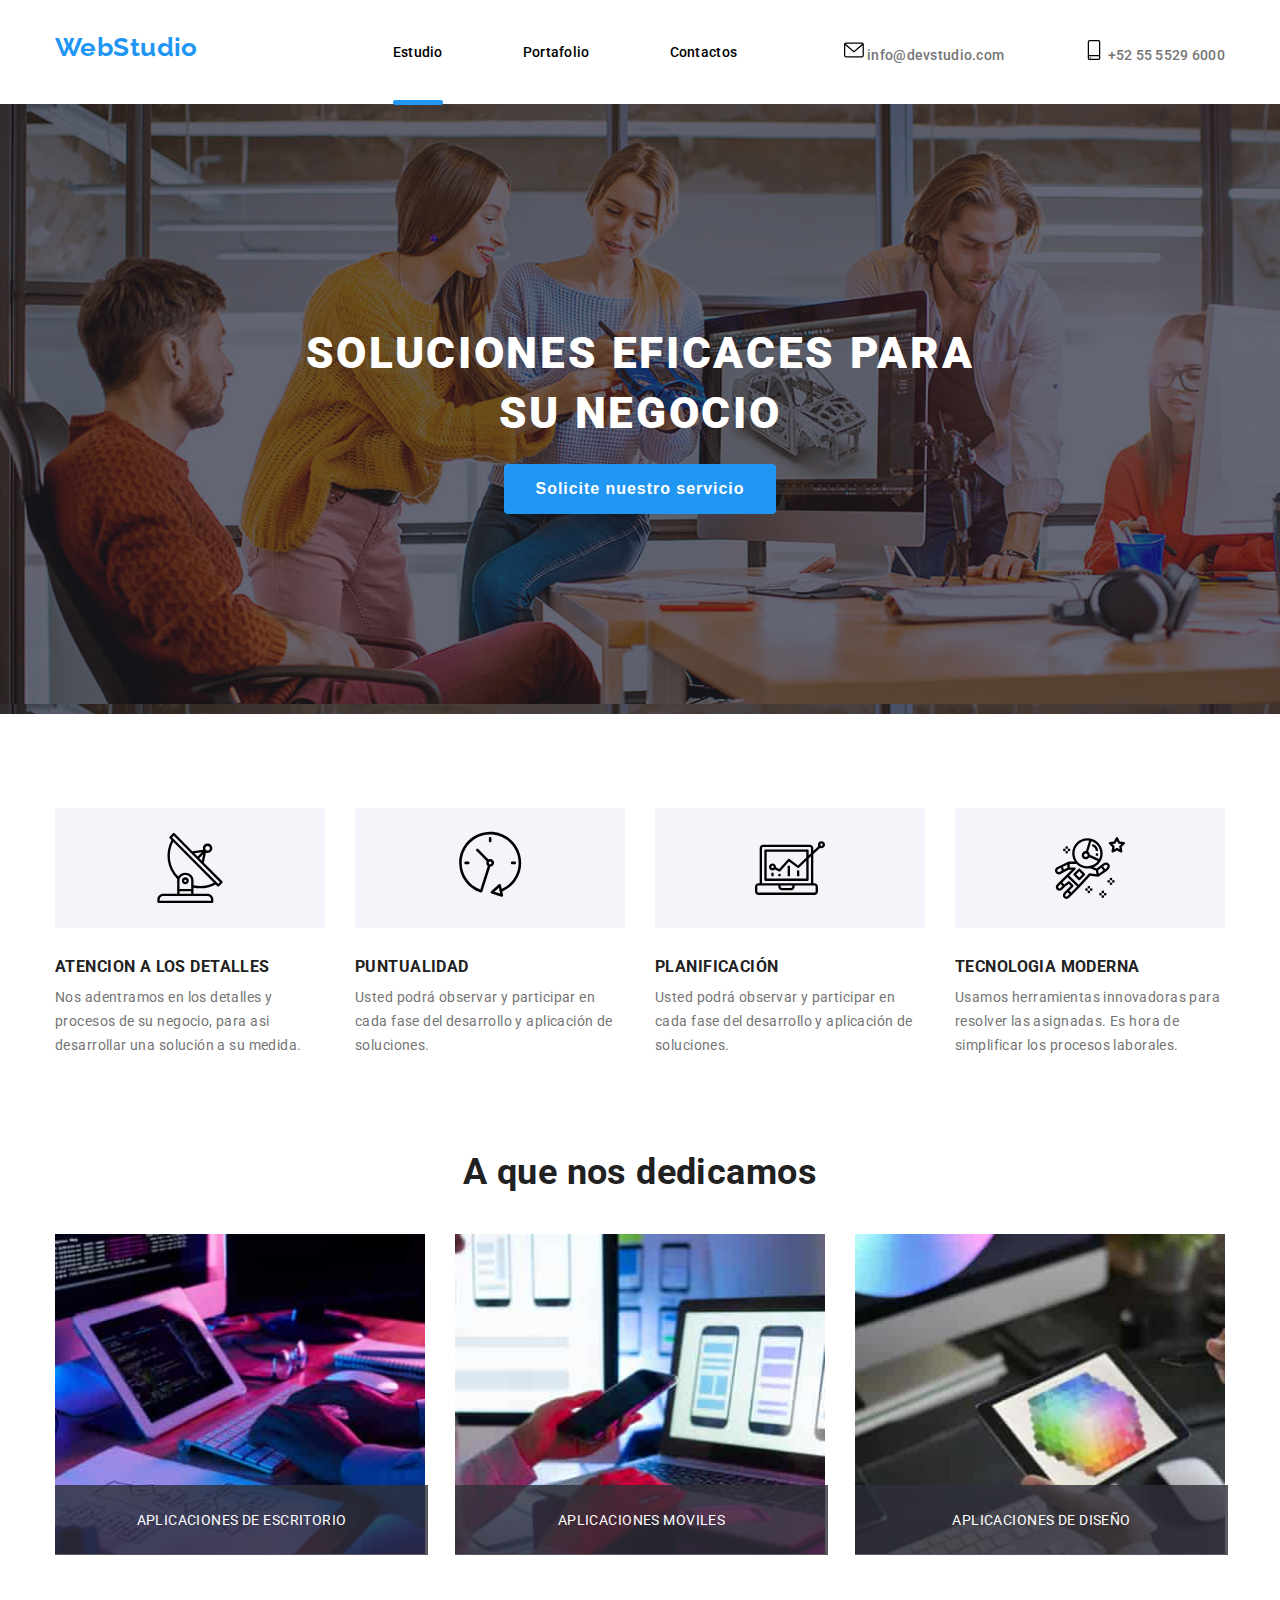
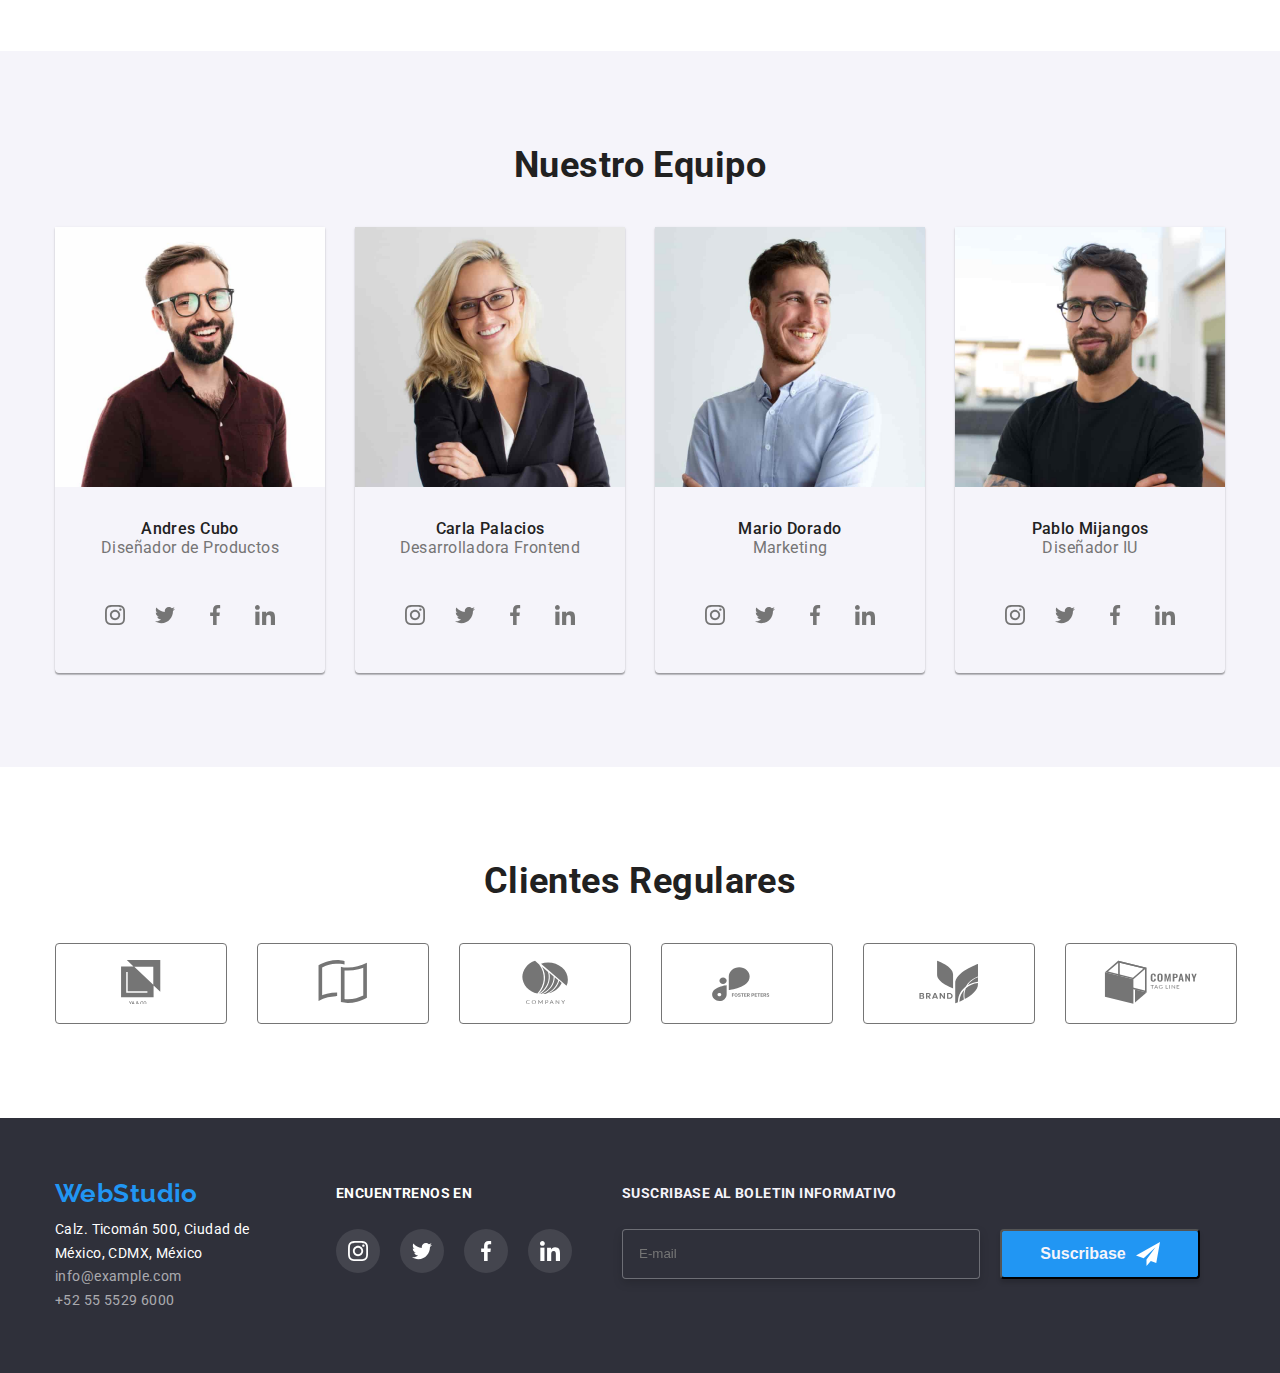
<file: index.html>
<!DOCTYPE html>
<html lang="en">

<head>
  <meta charset="UTF-8" />
  <meta http-equiv="X-UA-Compatible" content="IE=edge" />
  <meta name="viewport" content="width=device-width, initial-scale=1.0" />
  <title>WebStudio</title>
  <link rel="stylesheet" href="css/style.css" />
  <link rel="preconnect" href="https://fonts.googleapis.com" />
  <link rel="preconnect" href="https://fonts.gstatic.com" crossorigin />
  <link href="https://fonts.googleapis.com/css2?family=Raleway:wght@700&family=Roboto:wght@400;500;700;900&display=swap"
    rel="stylesheet" />
</head>

<body>
  <!-- Header section -->
  <header class="page-header">
    <div class="container header-container">
      <!-- Logo -->
      <a class="logo link" href="index.html">WebStudio</a>
      <nav>
        <!-- Menu -->
        <ul class="nav-menu">
          <li>
            <a class="headers current link" href="./index.html">Estudio</a>
          </li>
          <li>
            <a class="headers link" href="./portafolio.html">Portafolio</a>
          </li>
          <li><a class="headers link" href=".index.html">Contactos</a></li>
        </ul>
      </nav>
      <!-- contacts -->
      <ul class="contact-menu">
        <li>
          <a class="item link" href="mailto:info@devstudio.com">
            <svg class="icon" width="20" height="20">
              <use href="./images/sprites.svg#sobre"></use>
            </svg>
            info@devstudio.com
          </a>
        </li>
        <li>
          <a class="item link" href="tel:+525555296000">
            <svg class="icon" width="20" height="20">
              <use href="./images/sprites.svg#telefono"></use>
            </svg>
            +52 55 5529 6000
          </a>
        </li>
      </ul>
    </div>
  </header>
  <!-- Main  -->
  <main>
    <section class="hero">
      <h1 class="hero-title">SOLUCIONES EFICACES PARA SU NEGOCIO</h1>
      <button class="button-primary" type="button" id="data-modal-open">
        Solicite nuestro servicio
      </button>
    </section>
    <section class="section">
      <div class="container">
        <h2 hidden>Nuestras ventajas</h2>
        <ul class="benefits-list">
          <li class="benefits-items">
            <div class="benefits">
              <svg width="70" heigth="70">
                <use href="./images/sprites.svg#antena-1"></use>
              </svg>
            </div>
            <h3 class="benefits-title">ATENCION A LOS DETALLES</h3>
            <p class="benefits-description">
              Nos adentramos en los detalles y procesos de su negocio, para
              asi desarrollar una solución a su medida.
            </p>
          </li>
          <li class="benefits-items">
            <div class="benefits">
              <svg width="70" heigth="70">
                <use href="./images/sprites.svg#reloj-1"></use>
              </svg>
            </div>
            <h3 class="benefits-title">PUNTUALIDAD</h3>
            <p class="benefits-description">
              Usted podrá observar y participar en cada fase del desarrollo y
              aplicación de soluciones.
            </p>
          </li>
          <li class="benefits-items">
            <div class="benefits">
              <svg width="70" heigth="70">
                <use href="./images/sprites.svg#diagrama-1"></use>
              </svg>
            </div>
            <h3 class="benefits-title">PLANIFICACIÓN</h3>
            <p class="benefits-description">
              Usted podrá observar y participar en cada fase del desarrollo y
              aplicación de soluciones.
            </p>
          </li>
          <li class="benefits-items">
            <div class="benefits">
              <svg width="70" heigth="70">
                <use href="./images/sprites.svg#astronauta-1"></use>
              </svg>
            </div>
            <h3 class="benefits-title">TECNOLOGIA MODERNA</h3>
            <p class="benefits-description">
              Usamos herramientas innovadoras para resolver las asignadas. Es
              hora de simplificar los procesos laborales.
            </p>
          </li>
        </ul>
      </div>
    </section>
    <section class="What-we-do">
      <div class="container">
        <h2 class="section-title">A que nos dedicamos</h2>
        <ul class="What-we-do-list">
          <li class="what-items">
            <img src="images/Img-01.jpg" width="370" alt="escribiendo en el teclado" />
            <span class="what-text">aplicaciones de escritorio</span>
          </li>
          <li class="what-items">
            <img src="images/Img-02.jpg" width="370" alt="doble telefono" />
            <span class="what-text">aplicaciones moviles</span>
          </li>
          <li class="what-items">
            <img src="images/Img-03.jpg" width="370" alt="mirando el diseño" />
            <span class="what-text">aplicaciones de diseño</span>
          </li>
        </ul>
      </div>
    </section>
    <section class="our-team section">
      <div class="container">
        <h2 class="section-title">Nuestro Equipo</h2>
        <ul class="our-team-list">
          <li class="our-team-items">
            <img src="./images/Team-01.jpg" width="270" alt="Equipo 1" />
            <div class="staff">
              <h3 class="title">Andres Cubo</h3>
              <p class="description">Diseñador de Productos</p>
            </div>
            <ul class="social-items">
              <li>
                <a href="" class="social-icon">
                  <svg class="social-team" width="20" heigth="20">
                    <use href="./images/sprites.svg#instagram-2"></use>
                  </svg>
                </a>
              </li>
              <li>
                <a href="" class="social-icon">
                  <svg class="social-team" width="20" heigth="20">
                    <use href="./images/sprites.svg#twitter-1"></use>
                  </svg>
                </a>
              </li>
              <li>
                <a href="" class="social-icon">
                  <svg class="social-team" width="20" heigth="20">
                    <use href="./images/sprites.svg#facebook-1"></use>
                  </svg>
                </a>
              </li>
              <li>
                <a href="" class="social-icon">
                  <svg class="social-team" width="20" heigth="20">
                    <use href="./images/sprites.svg#linkedin-1"></use>
                  </svg>
                </a>
              </li>
            </ul>
          </li>
          <li class="our-team-items">
            <img src="images/Team-02.jpg" width="270" alt="Equipo 2" />
            <div class="staff">
              <h3 class="title">Carla Palacios</h3>
              <p class="description">Desarrolladora Frontend</p>
            </div>
            <ul class="social-items">
              <li>
                <a href="" class="social-icon">
                  <svg class="social-team" width="20" heigth="20">
                    <use href="./images/sprites.svg#instagram-2"></use>
                  </svg>
                </a>
              </li>
              <li>
                <a href="" class="social-icon">
                  <svg class="social-team" width="20" heigth="20">
                    <use href="./images/sprites.svg#twitter-1"></use>
                  </svg>
                </a>
              </li>
              <li>
                <a href="" class="social-icon">
                  <svg class="social-team" width="20" heigth="20">
                    <use href="./images/sprites.svg#facebook-1"></use>
                  </svg>
                </a>
              </li>
              <li>
                <a href="" class="social-icon">
                  <svg class="social-team" width="20" heigth="20">
                    <use href="./images/sprites.svg#linkedin-1"></use>
                  </svg>
                </a>
              </li>
            </ul>
          </li>
          <li class="our-team-items">
            <img src="images/Team-03.jpg" width="270" alt="Equipo 3" />
            <div class="staff">
              <h3 class="title">Mario Dorado</h3>
              <p class="description">Marketing</p>
            </div>
            <ul class="social-items">
              <li>
                <a href="" class="social-icon">
                  <svg class="social-team" width="20" heigth="20">
                    <use href="./images/sprites.svg#instagram-2"></use>
                  </svg>
                </a>
              </li>
              <li>
                <a href="" class="social-icon">
                  <svg class="social-team" width="20" heigth="20">
                    <use href="./images/sprites.svg#twitter-1"></use>
                  </svg>
                </a>
              </li>
              <li>
                <a href="" class="social-icon">
                  <svg class="social-team" width="20" heigth="20">
                    <use href="./images/sprites.svg#facebook-1"></use>
                  </svg>
                </a>
              </li>
              <li>
                <a href="" class="social-icon">
                  <svg class="social-team" width="20" heigth="20">
                    <use href="./images/sprites.svg#linkedin-1"></use>
                  </svg>
                </a>
              </li>
            </ul>
          </li>

          <li class="our-team-items">
            <img src="images/Team-04.jpg" width="270" alt="Equipo 4" />
            <div class="staff">
              <h3 class="title">Pablo Mijangos</h3>
              <p class="description">Diseñador IU</p>
            </div>
            <ul class="social-items">
              <li>
                <a href="" class="social-icon">
                  <svg class="social-team" width="20" heigth="20">
                    <use href="./images/sprites.svg#instagram-2"></use>
                  </svg>
                </a>
              </li>
              <li>
                <a href="" class="social-icon">
                  <svg class="social-team" width="20" heigth="20">
                    <use href="./images/sprites.svg#twitter-1"></use>
                  </svg>
                </a>
              </li>
              <li>
                <a href="" class="social-icon">
                  <svg class="social-team" width="20" heigth="20">
                    <use href="./images/sprites.svg#facebook-1"></use>
                  </svg>
                </a>
              </li>
              <li>
                <a href="" class="social-icon">
                  <svg class="social-team" width="20" heigth="20">
                    <use href="./images/sprites.svg#linkedin-1"></use>
                  </svg>
                </a>
              </li>
            </ul>
          </li>
        </ul>
      </div>
    </section>
    <section class="section">
      <div class="container">
        <h2 class="section-title">Clientes Regulares</h2>
        <ul class="clients">

          <li>
            <div>
              <a href="" class="clients-social">
                <div class="client-icon-container">
                  <svg class="clients-icon" width="70" heigth="70">
                    <use href="./images/sprites.svg#Union"></use>
                  </svg>
                </div>
              </a>
          </li>

          <li>
            <div>
              <a href="" class="clients-social">
                <div class="client-icon-container">
                  <svg class="clients-icon" width="70" heigth="70">
                    <use href="./images/sprites.svg#Union-1"></use>
                  </svg>
                </div>
              </a>
          </li>

          <li>
            <div>
              <a href="" class="clients-social">
                <div class="client-icon-container">
                  <svg class="clients-icon" width="70" heigth="70">
                    <use href="./images/sprites.svg#Objecto"></use>
                  </svg>
                </div>
              </a>
          </li>

          <li>
            <a href="" class="clients-social">
              <div class="client-icon-container">
                <svg class="clients-icon" width="70" heigth="70">
                  <use href="./images/sprites.svg#Logo"></use>
                </svg>
              </div>
            </a>
          </li>

          <li>
            <a href="" class="clients-social">
              <div class="client-icon-container">
                <svg class="clients-icon" width="70" heigth="70">
                  <use href="./images/sprites.svg#grupo"></use>
                </svg>
              </div>
            </a>
          </li>

          <li>
            <a href="" class="clients-social">
              <div class="client-icon-container">
                <svg class="clients-icon" width="70" heigth="70">
                  <use href="./images/sprites.svg#grupo-1"></use>
                </svg>
              </div>
            </a>
          </li>

        </ul>
      </div>
    </section>
  </main>
  <footer class="footbar">
    <div class="container footer">
      <div>
        <a class="logo link" href="#">WebStudio</a>
        <address>
          <a class="contact link" href="">Calz. Ticomán 500, Ciudad de México, CDMX, México</a>
        </address>
        <ul>
          <li>
            <a class="info link" href="">info@example.com</a>
          </li>
          <li>
            <a class="info link" href="">+52 55 5529 6000</a>
          </li>
        </ul>
      </div>
      <div>
        <h2 class="aside-title">encuentrenos en</h2>
        <ul class="aside-list">
          <li>
            <a href="" class="aside">
              <svg width="20" heigth="20">
                <use href="./images/sprites.svg#instagram-2">
                </use>
              </svg>
            </a>
          </li>
          <li>
            <a href="" class="aside">
              <svg width="20" heigth="20">
                <use href="./images/sprites.svg#twitter-1">
                </use>
              </svg>
            </a>
          </li>
          <li>
            <a href="" class="aside">
              <svg width="20" heigth="20">
                <use href="./images/sprites.svg#facebook-1">

                </use>
              </svg>
            </a>
          </li>
          <li>
            <a href="" class="aside">
              <svg width="20" heigth="20">
                <use href="./images/sprites.svg#linkedin-1">
                </use>
              </svg>
            </a>
          </li>
        </ul>
      </div>
      <div>
        <h2 class="suscribase-title">suscribase al boletin informativo</h2>
        <form class="suscribase">
          <label for="email"></label>
          <input class="suscribase-input" type="email" name="email" id="email" placeholder="E-mail">
          <button class="suscribase-button" type="button">
            Suscribase
            <svg width="24" heigth="24">
              <use href="./images/sprites.svg#suscribase">
              </use>
            </svg>
          </button>
        </form>
      </div>
    </div>
  </footer>
  <div class="backdrop is-hidden" id="data-modal">
    <div class="modal">
      <button class="close-btn " id="data-modal-close">
        <svg class="close">
          <use href="./images/sprites.svg#close-modal">
          </use>
        </svg>
      </button>
      <form class="modal-form">
        <p class="modal-title">Deje sus datos, nos contactaremos con usted</p>
        <label class="modal-label" for="name">Nombre
          <input class="modal-input" type="text" id="name">
          <svg class="icon-redes" width="20" height="20">
            <use href="./images/sprites.svg#persona"></use>
          </svg>
        </label>

        <label class="modal-label" for="tel">Telefono
          <input class="modal-input" type="tel" id="tel">
          <svg class="icon-redes" width="20" height="20">
            <use href="./images/sprites.svg#telefono1"></use>
          </svg>
        </label>

        <label class="modal-label" for="email">Email
          <input class="modal-input" type="email" id="email">
          <svg class="icon-redes" width="20" height="20">
            <use href="./images/sprites.svg#correo1"></use>
          </svg>
        </label>

        <label class="comment-field">Comentarios</label>
        <textarea class="comment" name="comment" id="comment" rows="7" placeholder="Introduzca el texto"></textarea>

        <label class="label-checkbox">
          <input hide class="checkbox" type="checkbox" name="policy" value="agreement">
          <span class="icon-check"></span>
          <span class="form-text">
            Estoy de acuerdo con el boletin informativo y acepto los
            <a href="" class="link-checkbox">terminos y condiciones</a>
          </span>
        </label>
        <button class="button-submit" type="submit">Enviar</button>
      </form>
    </div>
  </div>
  <script src="./js/modal.js"></script>
</body>

</html>
</file>
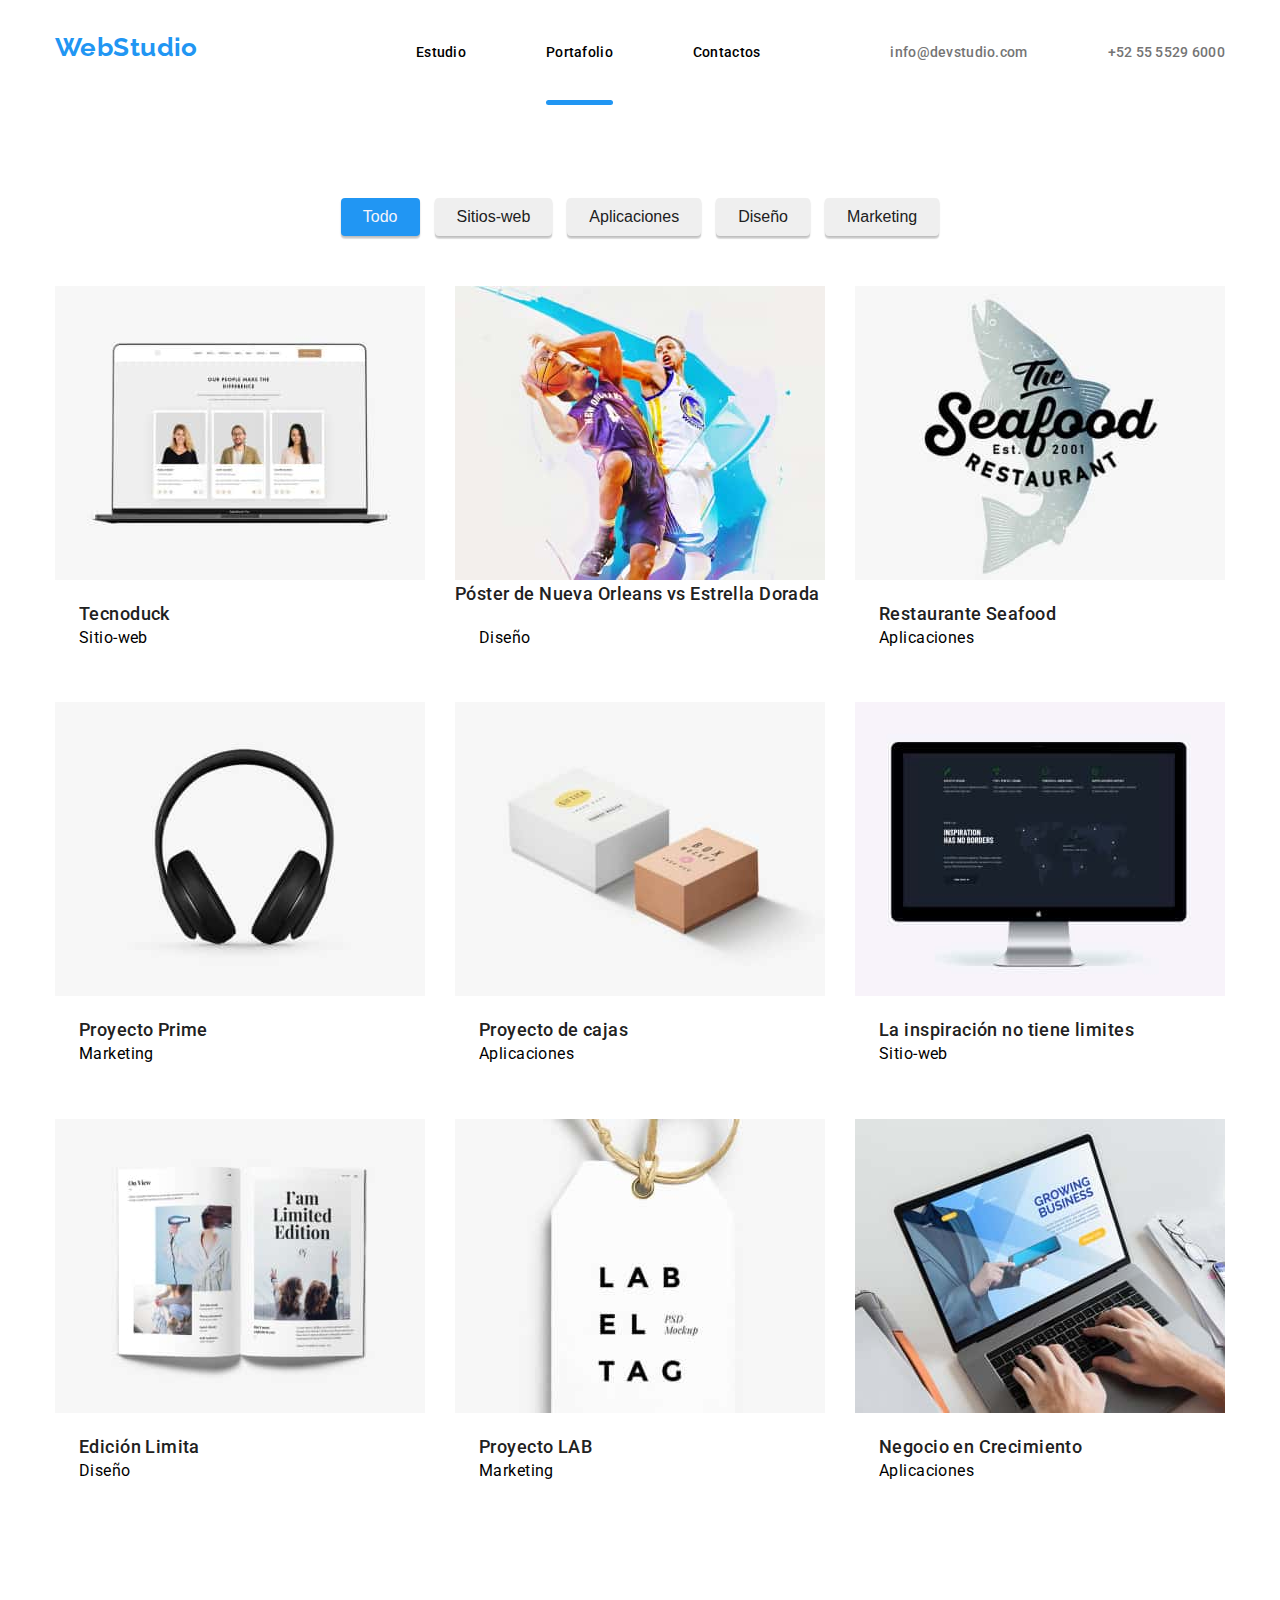
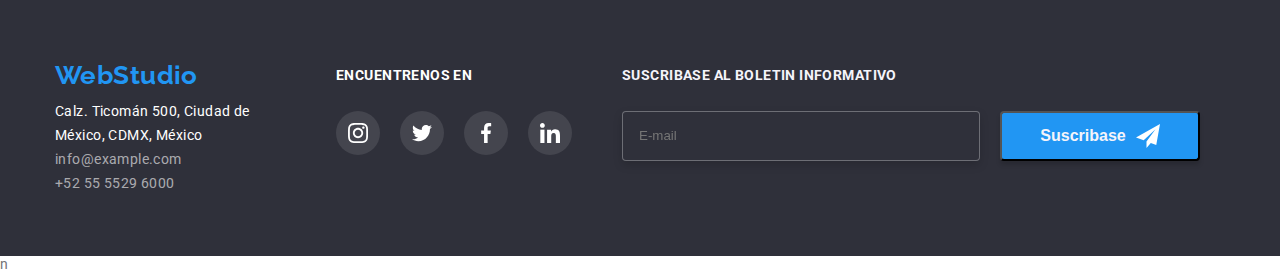
<file: portafolio.html>
<!DOCTYPE html>
<html>

<head>
  <meta charset="UTF-8" />
  <meta http-equiv="X-UA-Compatible" content="IE=edge" />
  <meta name="viewport" content="width=device-width, initial-scale=1.0" />
  <link rel="preconnect" href="https://fonts.googleapis.com">
  <link rel="preconnect" href="https://fonts.gstatic.com" crossorigin>
  <link href="https://fonts.googleapis.com/css2?family=Raleway:wght@700&family=Roboto:wght@400;500;700;900&display=swap"
    rel="stylesheet">
  <link rel="stylesheet" href="css/style.css">
  <title>WebStudio</title>
</head>

<body>

  <!-- Header section -->
  <header class="page-header">
    <div class="container header-container">
      <a class="logo link" href="index.html">WebStudio</a>
      <nav>
        <!-- Logo -->
        <!-- Menu -->
        <ul class="nav-menu">
          <li><a class="headers link" href="./index.html">Estudio</a></li>
          <li><a class="headers current link" href="./portafolio.html">Portafolio</a></li>
          <li><a class="headers link" href=".index.html">Contactos</a></li>
        </ul>
      </nav>
      <!-- contacts -->
      <ul class="contact-menu">
        <li><a class="item link" href="mailto:info@devstudio.com">info@devstudio.com</a></li>
        <li><a class="item link" href="tel:+525555296000">+52 55 5529 6000</a></li>
      </ul>
    </div>
  </header>
  <main>
    <section class="portafolio section">
      <div class="container">
        <ul class="portafolio-list">
          <li class="portafolio items"><button class="button filter" type="button">Todo</button></li>
          <li class="portafolio items"><button class="button" type="button">Sitios-web</button></li>
          <li class="portafolio items"><button class="button" type="button">Aplicaciones</button></li>
          <li class="portafolio items"><button class="button" type="button">Diseño</button></li>
          <li class="portafolio items"><button class="button" type="button">Marketing</button></li>
        </ul>

        <ul class="cards-list">
          <li class="cards-items">
            <div class="portafolio-overlay">
              <img src="images/carsd1.jpg" width="370" alt="Tecnoduck" />
              <div class="portafolio-effect">
                <p class="portafolio-text">Lorem ipsum dolor sit amet consectetur adipisicing elit.
                  Dolores doloribus, illum accusamus quibusdam repudiandae, deleniti eligendi placeat
                  similique rem, aut aspernatur veritatis! Dolore cumque, distinctio iste asperiores
                  repudiandae molestiae fugiat?</p>
              </div>
            </div>
            <div class="card-proyect">
              <h3 class="porfafolio-title">Tecnoduck</h3>
              <p class="portafolio-description">Sitio-web</p>
            </div>
          </li>


          <li class="cards-items">
            <div class="portafolio-overlay">
              <img src="images/carsd2.jpg" width="370" alt="Póster de Nueva Orleans vs" />
              <div class="portafolio-effect">
                <p class="portafolio-text">Lorem ipsum dolor sit amet consectetur adipisicing elit.
                  Dolores doloribus, illum accusamus quibusdam repudiandae, deleniti eligendi placeat
                  similique rem, aut aspernatur veritatis! Dolore cumque, distinctio iste asperiores
                  repudiandae molestiae fugiat?</p>
              </div>
            </div>
            <h3 class="porfafolio-title">Póster de Nueva Orleans vs Estrella Dorada</h3>
            <div class="card-proyect">
              <p class="portafolio-description">Diseño</p>
            </div>
          </li>


          <li class="cards-items">
            <div class="portafolio-overlay">
              <img src="images/carsd3.jpg" width="370" alt="Restaurante Seafood" />
              <div class="portafolio-effect">
                <p class="portafolio-text">Lorem ipsum dolor sit amet consectetur adipisicing elit.
                  Dolores doloribus, illum accusamus quibusdam repudiandae, deleniti eligendi placeat
                  similique rem, aut aspernatur veritatis! Dolore cumque, distinctio iste asperiores
                  repudiandae molestiae fugiat?</p>
              </div>
            </div>
            <div class="card-proyect">
              <h3 class="porfafolio-title">Restaurante Seafood</h3>
              <p class="portafolio-description">Aplicaciones</p>
            </div>
          </li>


          <li class="cards-items">
            <div class="portafolio-overlay">
              <img src="images/carsd4.jpg" width="370" alt="Proyecto Prime" />
              <div class="portafolio-effect">
                <p class="portafolio-text">Lorem ipsum dolor sit amet consectetur adipisicing elit.
                  Dolores doloribus, illum accusamus quibusdam repudiandae, deleniti eligendi placeat
                  similique rem, aut aspernatur veritatis! Dolore cumque, distinctio iste asperiores
                  repudiandae molestiae fugiat?</p>
              </div>
            </div>
            <div class="card-proyect">
              <h3 class="porfafolio-title">Proyecto Prime</h3>
              <p class="portafolio-description">Marketing</p>
            </div>
          </li>


          <li class="cards-items">
            <div class="portafolio-overlay">
              <img src="images/carsd5.jpg" width="370" alt="Proyecto de cajas" />
              <div class="portafolio-effect">
                <p class="portafolio-text">Lorem ipsum dolor sit amet consectetur adipisicing elit.
                  Dolores doloribus, illum accusamus quibusdam repudiandae, deleniti eligendi placeat
                  similique rem, aut aspernatur veritatis! Dolore cumque, distinctio iste asperiores
                  repudiandae molestiae fugiat?</p>
              </div>
            </div>
            <div class="card-proyect">
              <h3 class="porfafolio-title">Proyecto de cajas</h3>
              <p class="portafolio-description">Aplicaciones</p>
            </div>
          </li>


          <li class="cards-items">
            <div class="portafolio-overlay">
              <img src="images/carsd6.jpg" width="370" alt="la inspiración no tiene limites" />
              <div class="portafolio-effect">
                <p class="portafolio-text">Lorem ipsum dolor sit amet consectetur adipisicing elit.
                  Dolores doloribus, illum accusamus quibusdam repudiandae, deleniti eligendi placeat
                  similique rem, aut aspernatur veritatis! Dolore cumque, distinctio iste asperiores
                  repudiandae molestiae fugiat?</p>
              </div>
            </div>
            <div class="card-proyect">
              <h3 class="porfafolio-title">La inspiración no tiene limites</h3>
              <p class="portafolio-description">Sitio-web</p>
            </div>
          </li>


          <li class="cards-items">
            <div class="portafolio-overlay">
              <img src="images/carsd7.jpg" width="370" alt="Edición Limita" />
              <div class="portafolio-effect">
                <p class="portafolio-text">Lorem ipsum dolor sit amet consectetur adipisicing elit.
                  Dolores doloribus, illum accusamus quibusdam repudiandae, deleniti eligendi placeat
                  similique rem, aut aspernatur veritatis! Dolore cumque, distinctio iste asperiores
                  repudiandae molestiae fugiat?</p>
              </div>
            </div>
            <div class="card-proyect">
              <h3 class="porfafolio-title">Edición Limita</h3>
              <p class="portafolio-description">Diseño</p>
            </div>
          </li>


          <li class="cards-items">
            <div class="portafolio-overlay">
              <img src="images/carsd8.jpg" width="370" alt="Proyecto LAB" />
              <div class="portafolio-effect">
                <p class="portafolio-text">Lorem ipsum dolor sit amet consectetur adipisicing elit.
                  Dolores doloribus, illum accusamus quibusdam repudiandae, deleniti eligendi placeat
                  similique rem, aut aspernatur veritatis! Dolore cumque, distinctio iste asperiores
                  repudiandae molestiae fugiat?</p>
              </div>
            </div>
            <div class="card-proyect">
              <h3 class="porfafolio-title">Proyecto LAB</h3>
              <p class="portafolio-description">Marketing</p>
            </div>
          </li>


          <li class="cards-items">
            <div class="portafolio-overlay">
              <img src="images/carsd9.jpg" width="370" alt="Negocio en Crecimiento" />
              <div class="portafolio-effect">
                <p class="portafolio-text">Lorem ipsum dolor sit amet consectetur adipisicing elit.
                  Dolores doloribus, illum accusamus quibusdam repudiandae, deleniti eligendi placeat
                  similique rem, aut aspernatur veritatis! Dolore cumque, distinctio iste asperiores
                  repudiandae molestiae fugiat?</p>
              </div>
            </div>
            <div class="card-proyect">
              <h3 class="porfafolio-title">Negocio en Crecimiento</h3>
              <p class="portafolio-description">Aplicaciones</p>
            </div>
          </li>
        </ul>
      </div>
    </section>
  </main>
  <footer class="footbar">
    <div class="container footer">
      <div>
        <a class="logo link" href="#">WebStudio</a>
        <address>
          <a class="contact link" href="">Calz. Ticomán 500, Ciudad de México, CDMX, México</a>
        </address>
        <ul>
          <li>
            <a class="info link" href="">info@example.com</a>
          </li>
          <li>
            <a class="info link" href="">+52 55 5529 6000</a>
          </li>
        </ul>
      </div>
      <div>
        <h2 class="aside-title">encuentrenos en</h2>
        <ul class="aside-list">
          <li>
            <a href="" class="aside">
              <svg width="20" heigth="20">
                <use href="./images/sprites.svg#instagram-2">
                </use>
              </svg>
            </a>
          </li>
          <li>
            <a href="" class="aside">
              <svg width="20" heigth="20">
                <use href="./images/sprites.svg#twitter-1">
                </use>
              </svg>
            </a>
          </li>
          <li>
            <a href="" class="aside">
              <svg width="20" heigth="20">
                <use href="./images/sprites.svg#facebook-1">

                </use>
              </svg>
            </a>
          </li>
          <li>
            <a href="" class="aside">
              <svg width="20" heigth="20">
                <use href="./images/sprites.svg#linkedin-1">
                </use>
              </svg>
            </a>
          </li>
        </ul>
      </div>
      <div>
        <h2 class="suscribase-title">suscribase al boletin informativo</h2>
        <form class="suscribase">
          <label for="email"></label>
          <input class="suscribase-input" type="email" name="email" id="email" placeholder="E-mail">
          <button class="suscribase-button" type="button">
            Suscribase
            <svg width="24" heigth="24">
              <use href="./images/sprites.svg#suscribase">
              </use>
            </svg>
          </button>
        </form>
      </div>
    </div>
  </footer>
  <div class="backdrop is-hidden" id="data-modal">
    <div class="modal">
      <button class="close-btn " id="data-modal-close">
        <svg class="close">
          <use href="./images/sprites.svg#close-modal">
          </use>
        </svg>
      </button>
      <form class="modal-form">
        <p class="modal-title">Deje sus datos, nos contactaremos con usted</p>
        <label class="modal-label" for="name">Nombre
          <input class="modal-input" type="text" id="name">
          <svg class="icon-redes" width="20" height="20">
            <use href="./images/sprites.svg#persona"></use>
          </svg>
        </label>

        <label class="modal-label" for="tel">Telefono
          <input class="modal-input" type="tel" id="tel">
          <svg class="icon-redes" width="20" height="20">
            <use href="./images/sprites.svg#telefono1"></use>
          </svg>
        </label>

        <label class="modal-label" for="email">Email
          <input class="modal-input" type="email" id="email">
          <svg class="icon-redes" width="20" height="20">
            <use href="./images/sprites.svg#correo1"></use>
          </svg>
        </label>

        <label class="comment-field">Comentarios</label>
        <textarea class="comment" name="comment" id="comment" rows="7" placeholder="Introduzca el texto"></textarea>

        <label class="label-checkbox">
          <input hide class="checkbox" type="checkbox" name="policy" value="agreement">
          <span class="icon-check"></span>
          <span class="form-text">
            Estoy de acuerdo con el boletin informativo y acepto los
            <a href="" class="link-checkbox">terminos y condiciones</a>
          </span>
        </label>
        <button class="button-submit" type="submit">Enviar</button>
      </form>
    </div>
  </div>n
</body>

</html>
</file>
<file: css/style.css>
* {
  margin: 0;
  padding: 0;
  box-sizing: border-box;
}
:root {
  --accent-color: #2196f3;
  --litle-text-color: #212121;
  --logo-black: #000000;
  --primery-text-color: #757575;
  --button-text-color-hover-focus: #ffffff;
  --background-color-dark: #2f303a;
  --background-color-with: #f5f4fa;
  --text-with-opacity: #ffffff99;
  --container-padding: calc((100% - 1200px) / 2);
}

body {
  font-family: 'Roboto', sans-serif;
  font-size: 14px;
  color: var(--primery-text-color);
  background-color: var(--button-text-color-hover-focus);
  letter-spacing: 0.03em;
}

.container {
  margin: 0 auto;
  padding-left: 15px;
  padding-right: 15px;
  width: 1200px;
}
li {
  list-style: none;
}
textarea {
  resize: none;
}

.link {
  text-decoration: none;
}

.section-title {
  line-height: 1.16;
  font-weight: 700;
  font-size: 36px;
  font-style: normal;
  text-align: center;
  color: var(--litle-text-color);
  margin-bottom: 40px;
}
.section {
  padding-top: 94px;
  padding-bottom: 94px;
}

.logo {
  font-family: 'Raleway';
  font-style: normal;
  font-weight: 700;
  font-size: 26px;
  display: inline-block;
  margin-bottom: 10px;
  color: var(--accent-color);
  width: 231px;
  display: inline-block;
}

.header-container {
  display: flex;
  align-items: center;
  justify-content: space-between;
  gap: 100px;

  padding-top: 32px;
  padding-bottom: 32px;
}

.header-container .nav-menu {
  display: flex;
  align-items: center;
  gap: 80px;
}

.header-container .contact-menu {
  display: flex;
  align-items: center;
  gap: 80px;
}

.nav-menu .headers:hover,
.nav-menu .headers:focus,
.nav-menu .headers .current:hover,
.contact-menu .item:hover,
.contact-menu .item:focus,
.icon:hover {
  fill: var(--accent-color);
  color: var(--accent-color);
}

.current {
  font-weight: 500;
  font-style: normal;
  line-height: 1.14;
  letter-spacing: 0.02em;
  color: var(--accent-color);
}

.current::after {
  content: '';
  width: 100%;
  height: 5px;
  border-radius: 5px;
  background-color: var(--accent-color);
  position: absolute;
  display: block;
  margin-top: 40px;
}

.headers {
  font-weight: 500;
  color: var(--logo-black);
  line-height: 1.14;
  font-style: normal;
  letter-spacing: 0.02em;
  position: relative;
}

.item {
  font-weight: 500;
  font-style: normal;
  letter-spacing: 0.02em;
  line-height: 1.14;
  color: var(--primery-text-color);
}
.icon:hover {
  fill: var(--accent-color);
}

/* <---Seccion hero---> */
.hero {
  background: linear-gradient(
      0deg,
      rgba(47, 48, 58, 0.4),
      rgba(47, 48, 58, 0.4)
    ),
    url(../images/Imagen.jpg);
  padding: 200px var(--container-padding);
  text-align: center;
}
.hero-title {
  line-height: 1.36;
  font-weight: 900;
  font-size: 44px;
  text-transform: uppercase;
  font-style: normal;
  letter-spacing: 0.06em;
  color: var(--button-text-color-hover-focus);
  width: 696px;
  margin: 20px auto;
}
.button-primary {
  line-height: 1.87;
  font-weight: 700;
  font-size: 16px;
  font-style: normal;
  letter-spacing: 0.06em;
  color: var(--button-text-color-hover-focus);
  background-color: var(--accent-color);
  cursor: pointer;
  padding: 10px 32px;
  border-radius: 4px;
  border: none;
}

/* seccion benefits */
.benefits-list {
  display: flex;
  gap: 30px;
}

.benefits-items {
  flex-basis: calc((100% - 120px) / 4);
}
.benefits-title {
  line-height: 1.14;
  font-weight: 700;
  text-transform: uppercase;
  color: var(--litle-text-color);
  margin-bottom: 10px;
}
.benefits-description {
  font-weight: 400;
  font-style: normal;
  line-height: 1.71;
  color: var(--primery-text-color);
}
.benefits {
  display: flex;
  align-items: center;
  justify-content: center;
  background-color: var(--background-color-with);
  width: 270px;
  height: 120px;
  margin-bottom: 30px;
}
.benefits:hover {
  fill: var(--accent-color);
  cursor: pointer;
}

/* seccion What we do */

.What-we-do-list {
  display: flex;
  align-items: center;
  gap: 30px;
}

.what-items {
  flex-basis: calc((100% - 90px) / 3);
  margin-bottom: 94px;
  position: relative;
}
.what-text {
  position: absolute;
  bottom: 2px;
  left: 0px;
  text-align: center;
  padding: 27px;
  width: 373px;
  height: 70px;
  color: var(--button-text-color-hover-focus);
  background: rgba(47, 48, 58, 0.8);
  text-transform: uppercase;
}

/* seccion our team*/
.our-team-list {
  display: flex;
  align-items: center;
  gap: 30px;
}
.our-team-items {
  flex-basis: calc((100% - 120px) / 4);
  box-shadow: 0px 1px 3px rgba(0, 0, 0, 0.12), 0px 1px 1px rgba(0, 0, 0, 0.14),
    0px 2px 1px rgba(0, 0, 0, 0.2);
  border-radius: 0px 0px 4px 4px;
}
.our-team {
  background-color: var(--background-color-with);
}

.social-items {
  display: flex;
  align-items: center;
  justify-content: center;
  gap: 15px;
  padding: 10px 20px;
  margin-bottom: 30px;
}
.social-icon {
  display: flex;
  align-items: center;
  justify-content: center;
  border-radius: 25px;
  width: 35px;
  height: 35px;
}
.social-icon {
  fill: var(--primery-text-color);
}
.social-icon:hover {
  background-color: var(--accent-color);
}
.social-icon:hover .social-team {
  fill: var(--background-color-with);
}

.staff {
  padding-top: 30px;
  padding-bottom: 30px;
}

.title {
  line-height: 1.18;
  font-weight: 500;
  font-style: normal;
  font-size: 16px;
  color: var(--litle-text-color);
  text-align: center;
}
.description {
  line-height: 1.18;
  font-weight: 400;
  font-size: 16px;
  font-style: normal;
  color: var(--primery-text-color);
  text-align: center;
}
.clients {
  display: flex;
  justify-content: space-between;
  gap: 30px;
}

.clients-social:hover svg {
  fill: var(--accent-color);
}
.clients-social:hover div {
  border-color: var(--accent-color);
}
.clients-icon {
  display: inline;
  width: 170px;
  height: 44px;
  fill: var(--primery-text-color);
}
.client-icon-container {
  border: 1px solid var(--primery-text-color);
  border-radius: 4px;
  height: 81px;
  line-height: 110px;
}

.clients-icon:hover {
  fill: var(--accent-color);
  border-color: var(--accent-color);
}

/* seccion footer*/
.footbar {
  background: var(--background-color-dark);
  padding: 60px 0;
}

.footer {
  display: flex;
  gap: 50px;
}
.contact {
  line-height: 1.71;
  font-weight: 400;
  font-style: normal;
  color: var(--button-text-color-hover-focus);
  width: 231px;
  display: inline-block;
}

.info {
  line-height: 1.71;
  font-weight: 400;
  font-style: normal;
  color: var(--text-with-opacity);
  margin-top: 10px;
}

.info:hover {
  color: var(--accent-color);
}

.aside-title {
  font-style: normal;
  font-weight: 700;
  font-size: 14px;
  line-height: 31px;
  text-transform: uppercase;
  color: var(--button-text-color-hover-focus);
  margin-bottom: 20px;
}

.aside-list {
  display: flex;
  gap: 20px;
}
.aside {
  display: flex;
  align-items: center;
  justify-content: center;
  width: 44px;
  height: 44px;
  border-radius: 25px;
  fill: var(--button-text-color-hover-focus);
  background: rgba(255, 255, 255, 0.1);
}

.aside:hover {
  background-color: var(--accent-color);
}

/*Aqui inicia la siguiente página*/

.portafolio-list .filter {
  font-weight: 500;
  font-size: 16px;
  line-height: 1.6;
  font-style: normal;
  background-color: var(--accent-color);
  color: var(--background-color-with);
  cursor: pointer;
}

/* seccion portafolio*/
.portafolio-list {
  display: flex;
  justify-content: center;
  gap: 15px;
  margin-bottom: 50px;
}
.button {
  font-weight: 500;
  font-style: normal;
  line-height: 1.6;
  font-size: 16px;
  color: var(--litle-text-color);
  cursor: pointer;
  padding: 6px 22px;
  box-shadow: 0px 3px 1px rgba(0, 0, 0, 0.1), 0px 1px 2px rgba(0, 0, 0, 0.08),
    0px 2px 2px rgba(0, 0, 0, 0.12);
  border-radius: 4px;
  border: none;
}
.button:hover {
  background-color: var(--accent-color);
}

.porfafolio-title {
  font-weight: 500;
  font-style: normal;
  font-size: 18px;
  color: var(--litle-text-color);
}

.portafolio-description {
  font-weight: 400;
  font-style: normal;
  line-height: 1.8;
  font-size: 16px;
  color: var(--logo-black);
}
.footbar-list .info:hover,
.footbar-list .info:focus {
  color: var(--accent-color);
}

.cards-list {
  display: flex;
  flex-wrap: wrap;
  gap: 30px;
  
}

.portafolio-overlay {
  position: relative;
  overflow: hidden;
}

.portafolio-effect {
  position: absolute;
  top: 0;
  left: 0;
  width: 100%;
  height: 100%;
  padding: 63px 24px;
  background-color: var(--accent-color);
  transform: translateY(100%);
  transition: transform 250ms ease;
}

.portafolio-text {
  font-style: normal;
  font-weight: 400;
  font-size: 18px;
  line-height: 1.5;
  color: var(--button-text-color-hover-focus);
}

.portafolio-overlay:hover .portafolio-effect {
  transform: translateY(0);
}

.cards-items {
  flex-basis: calc((100% - 90px) / 3);
}
.cards-items:hover {
  box-shadow: 0px 1px 1px rgba(0, 0, 0, 0.12), 0px 4px 4px rgba(0, 0, 0, 0.06),
    1px 4px 6px rgba(0, 0, 0, 0.16);
}
.card-proyect {
  display: block;
  padding: 20px 24px;
}

/* ventana modal */
.backdrop {
  position: fixed;
  left: 0;
  top: 0;
  width: 100vw;
  height: 100vh;
  background-color: rgba(0, 0, 0, 0.7);
}

.is-hidden {
  opacity: 0;
  visibility: hidden;
  pointer-events: none;
}

.modal {
  position: relative;
  width: 528px;
  height: 580px;
  left: 50%;
  top: 50%;
  transform: translate(-50%, -50%);
  background: var(--button-text-color-hover-focus);
}
.close {
  width: 18px;
  height: 18px;
  fill: #000000;
  cursor: pointer;
}

.close-btn {
  position: absolute;
  top: 8px;
  right: 8px;
  width: 35px;
  height: 35px;
  border-radius: 35px;
  background: #ffffff;
  border: 1px solid rgba(0, 0, 0, 0.1);
}
.modal-form {
  padding: 30px;
}
.modal-title {
  font-style: normal;
  font-weight: 700;
  font-size: 20px;
  line-height: 1.5;
  text-align: center;
  color: var(--background-color-dark);
}
.modal-label {
  display: block;
  position: relative;
  width: 448px;
  margin: 4px 2px;
}
.modal-input {
  width: 100%;
  height: 40px;
  padding: 12px 40px;

  border: 1px solid rgba(33, 33, 33, 0.2);
  border-radius: 4px;
}
.icon-redes {
  position: absolute;
  top: 35px;
  left: 12px;
  transform: translateY(-50%);
  cursor: pointer;
}
.comment {
  padding: 12px 16px;
  width: 448px;

  font-size: 12px;
  line-height: 1.16;
  letter-spacing: 0.01em;

  border: 1px solid rgba(33, 33, 33, 0.2);
  border-radius: 4px;
}
.comment-field {
  display: block;
}

.label-checkbox {
  display: flex;
  align-items: center;
  justify-content: center;
  margin-bottom: 20px;

  font-weight: 400;
  font-size: 14px;
  line-height: 1.71;

  letter-spacing: 0.03em;
}
.checkbox {
  position: absolute;
  width: 1px;
  height: 1px;
  border: 0;
  padding: 0;
  clip: rect(0 0 0 0);
  overflow: hidden;
}
.icon-check {
  margin-right: 7px;
  width: 16px;
  height: 15px;
  border: 2px solid var(--litle-text-color);
  border-radius: 2px;
  cursor: pointer;
}
.label-checkbox:hover .icon-check {
  background-color: rgba(126, 122, 122, 0.1);
}

.label-checkbox:active .icon-check {
  border: 2px solid rgba(107, 99, 99, 0.7);
}
.checkbox:checked + .icon-check {
  border-radius: 2px;
  border-color: var(--accent-color);
  background-color: var(--accent-color);
  background-image: url(../images/icon-check.svg);
  background-origin: border-box;
}
.checkbox:checked:hover + .icon-check {
  border-color: transparent;
  background-image: url(../images/icon-check.svg),
    linear-gradient(to right, rgba(47, 48, 58, 0.2), rgba(47, 48, 58, 0.2));
}
.form-text {
  display: flex;
  flex-direction: column;
  margin: 20px 10px 10px 10px;
}
.form-text:hover,
.form-text:hover .link-checkbox,
.link-checkbox:hover {
  color: rgba(33, 33, 33, 0.9);
}

.link-checkbox {
  text-decoration: underline;
  color: var(--accent-color);
}

.button-submit {
  display: block;
  margin: 0 auto;

  width: 200px;
  height: 50px;
  padding: 10px 55px;
  color: var(--background-color-with);
  background-color: var(--accent-color);

  box-shadow: 0px 4px 4px rgba(0, 0, 0, 0.15);
  border: 1px solid transparent;
  border-radius: 4px;

  font-style: normal;
  font-weight: 700;
  font-size: 16px;
  line-height: 1.87;

  letter-spacing: 0.06em;
  outline: transparent;
  cursor: pointer;
}
.modal-input:hover {
  border: 1px solid rgba(33, 33, 33, 0.7);
}
.modal-input:focus {
  outline: transparent;
  border: 1px solid var(--accent-color);
}
.modal-label:focus-within .icon-redes {
  fill: var(--accent-color);
}
.comment:hover {
  border: 1px solid rgba(33, 33, 33, 0.7);
}
.comment:focus {
  outline: none;
  border-color: var(--accent-color);
}
.suscribase {
  display: flex;
}
.suscribase-title {
  font-style: normal;
  font-weight: 700;
  font-size: 14px;
  line-height: 31px;
  text-transform: uppercase;
  color: var(--background-color-with);
  margin-bottom: 20px;
}

.suscribase-input {
  width: 358px;
  height: 50px;
  padding: 16px;
  background: #2f303a;
  border: 1px solid rgba(255, 255, 255, 0.3);
  filter: drop-shadow(0px 4px 4px rgba(0, 0, 0, 0.15));
  border-radius: 4px;
}
.suscribase-button {
  display: flex;
  align-items: center;
  justify-content: center;
  gap: 10px;
  width: 200px;
  height: 50px;
  font-style: normal;
  font-weight: 700;
  font-size: 16px;
  line-height: 30px;
  color: var(--background-color-with);
  background: #2196f3;
  box-shadow: 0px 4px 4px rgba(0, 0, 0, 0.15);
  border-radius: 4px;
  margin-left: 20px;
}
</file>
